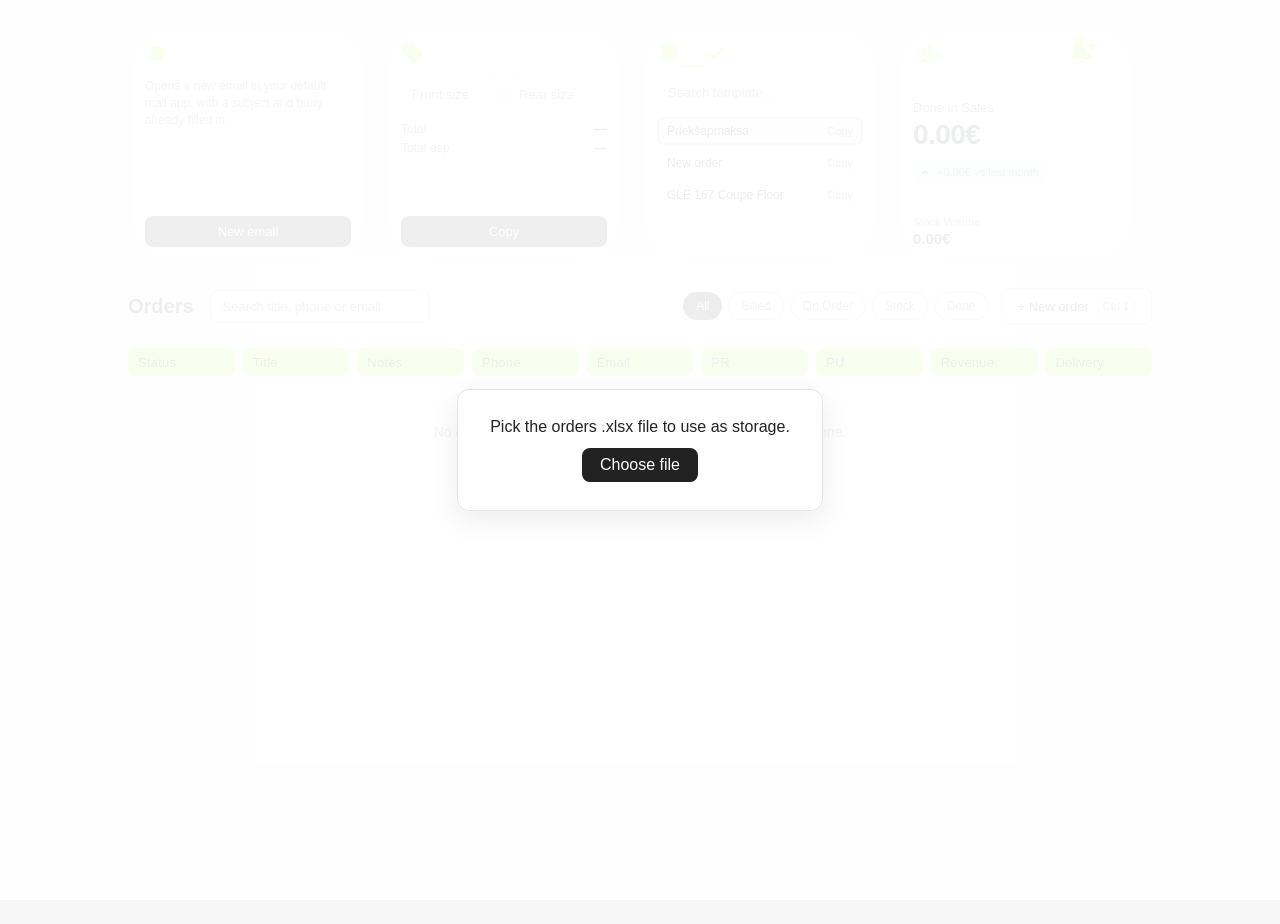
<file: index.html>
<!DOCTYPE html>
<html lang="en">

<head>
  <meta charset="UTF-8">
  <meta name="viewport" content="width=device-width, initial-scale=1.0">
  <title>Longest Dashboard Project Ever</title>
  <link rel="preconnect" href="https://fonts.googleapis.com">
  <link rel="preconnect" href="https://fonts.gstatic.com" crossorigin>
  <link rel="stylesheet"
    href="https://fonts.googleapis.com/css2?family=Material+Symbols+Rounded:opsz,wght,FILL,GRAD@20..48,100..700,0..1,-50..200" />
  <link rel="stylesheet" href="style.css">
  <link rel="stylesheet" href="cardstyle.css">
  <link rel="stylesheet" href="widgets.css">
  <link rel="stylesheet" href="notify.css">
  <link rel="stylesheet" href="mention.css">
  <link rel="stylesheet" href="note-links.css">
  <link rel="stylesheet" href="toast.css">
  <link rel="stylesheet" href="file-connect.css">
</head>

<body>

  <!-- REMINDERS / NOTIFICATIONS — fixed top-right, floats above everything -->
  <div class="notify-widget" id="notifyWidget">
    <div class="notify-stage" id="notifyStage">

      <button type="button" id="bellBtn" class="bell-btn" aria-label="Create reminder">
        <span class="material-symbols-rounded">notification_add</span>
      </button>

      <div id="reminderStack" class="reminder-stack"></div>

      <div id="moreLabel" class="more-label" hidden></div>

      <div id="expandHandle" class="expand-handle" hidden aria-label="Expand reminders">
        <div class="expand-handle-bar"></div>
      </div>

      <div id="expandedPanel" class="expanded-panel">
        <div id="expandedList" class="expanded-list"></div>
      </div>

    </div>
  </div>

  <!-- New reminder overlay -->
  <div id="reminderOverlay" class="overlay hidden">
    <div class="reminder-form-card">
      <button type="button" class="card-close" id="closeReminderForm" aria-label="Close">&times;</button>

      <div class="reminder-form-header">
        <span class="material-symbols-rounded reminder-form-icon">notification_add</span>
        <span class="reminder-form-title">New reminder</span>
      </div>

      <textarea id="reminderTextInput" class="reminder-text-input" placeholder="Reminder text" rows="2"></textarea>

      <div class="reminder-form-row">
        <input type="text" id="reminderDateInput" class="reminder-date-input" placeholder="dd.mm" inputmode="numeric"
          maxlength="5">
        <input type="text" id="reminderTimeInput" class="reminder-time-input" placeholder="HH:MM" inputmode="numeric"
          maxlength="5">
      </div>

      <button type="button" id="createReminderBtn" class="reminder-create-btn">create</button>
    </div>
  </div>

  <!-- WIDGETS: own section, sits above the orders topbar rather than inside it -->
  <div class="widgets-section">
    <div class="widgets-grid">

      <div class="widget email-widget">
        <div class="widget-header">
          <h2>
            <span class="material-symbols-rounded">
              label_important
            </span>
          </h2>
        </div>
        <p class="widget-hint">Opens a new email in your default mail app, with a subject and body already filled in.
        </p>
        <button type="button" class="widget-btn" id="compose-email-btn">New email</button>
      </div>

      <div class="widget tire-widget">
        <div class="widget-header">
          <h2><span class="material-symbols-rounded">
              sell
            </span></h2>
        </div>
        <div class="tire-inputs">
          <input type="number" id="tire-front" placeholder="Front size">
          <input type="number" id="tire-rear" placeholder="Rear size">
        </div>
        <div class="tire-totals">
          <h4><span>Total</span><span id="tire-total">&mdash;</span></h4>
          <h4><span>Total dep</span><span id="tire-total-dep">&mdash;</span></h4>
        </div>
        <button type="button" class="widget-btn" id="tire-copy-btn">Copy</button>
      </div>

      <div class="widget template-widget">
        <div class="widget-header">
          <h2><span class="material-symbols-rounded">
              bookmark_check
            </span></h2>
        </div>
        <input type="text" id="template-search" placeholder="Search template...">
        <div class="template-results" id="template-results"></div>
      </div>


      <!-- ADD FROM HERE -->
      <div class="widget revenue-widget">
        <span class="material-symbols-rounded revenue-icon">finance_mode</span>
        <p class="revenue-label">Done in Sales</p>
        <h2 class="this-month-revenue">…</h2>
        <div class="last-month-revenue is-up">
          <span class="material-symbols-rounded">arrow_drop_up</span>
          <span class="last-month-text">+0.00€ vs last month</span>
        </div>
        <div class="revenue-stock">
          <p class="revenue-label small">Stock Volume</p>
          <p class="stock-volume">0.00€</p>
        </div>
      </div>
      <!-- TO HERE -->

    </div>
  </div>

  <header class="topbar">
    <div class="topbar-left">
      <h1>Orders</h1>
      <input type="search" id="order-search" placeholder="Search title, phone or email">
    </div>
    <div class="topbar-right">
      <div id="status-filter" class="status-filter"></div>
      <button type="button" id="new-order-btn" class="new-order-btn">
        + New order <span class="kbd">Ctrl 1</span>
      </button>
    </div>
  </header>

  <!-- PROPERTIES TITLE -->
  <div class="properties">
    <label>Status</label>
    <label>Title</label>
    <label>Notes</label>
    <label>Phone</label>
    <label>Email</label>
    <label>PR</label>
    <label>PU</label>
    <label>Revenue</label>
    <label>Delivery</label>
  </div>

  <!-- Order rows are rendered here by ui-list.js -->
  <div id="orders-list"></div>

  <p id="orders-empty" class="orders-empty" hidden>
    No orders yet. Press <kbd>Ctrl</kbd>+<kbd>1</kbd> or click "New order" to create one.
  </p>

  <!-- OVERLAY ORDER CARD (toggled by ui-card.js) -->
  <div id="overlay" class="overlay hidden">
    <div class="ordercard-shell" id="card-shell">
      <div class="ordercard">
        <button type="button" class="card-close" id="card-close" aria-label="Close">&times;</button>

        <input type="text" class="title" id="card-title" placeholder="TITLE">
        <div class="card-status-row">
          <button type="button" class="status-pill" id="card-status"></button>
          <div class="status-row-right">
            <button type="button" class="copy-btn" id="card-copy">
              <span class="material-symbols-rounded copy-btn-icon" id="card-copy-icon">content_copy</span>
            </button>
            <span class="material-symbols-rounded note-counter" id="note-counter" hidden></span>
          </div>
        </div>

        <div class="note-wrap">
          <input type="text" class="note" id="card-note" placeholder="note...">
        </div>
        <input type="text" class="phone" id="card-phone" placeholder="phone...">
        <input type="email" class="email" id="card-email" placeholder="email...">
        <input type="text" class="Delivery" id="card-delivery" placeholder="dd.mm" inputmode="numeric" maxlength="5">

        <div class="divider"></div>

        <div class="bottom-row">
          <input type="number" class="PR" id="card-pr" placeholder="pr...">
          <input type="number" class="PU" id="card-pu" placeholder="pu..." disabled>
        </div>

        <div class="revenue-wrap">
          <span class="currency">&euro;</span>
          <input type="number" class="revenue" id="card-revenue" placeholder="0">
        </div>

        <div class="card-actions">
          <button type="button" class="delete-btn" id="card-delete">Delete order</button>
          <button type="button" class="save-btn" id="card-save">Save</button>
        </div>
      </div>

      <div class="ordercard-note" id="ordercard-note">
        <div class="ordercard-note-inner">
          <label class="ordercard-note-label">Notes</label>

          <textarea class="new-note-textarea" id="card-note-new" placeholder="Type a note, Enter to save... (Alt+N)"
            rows="3"></textarea>

          <div class="note-list" id="note-list"></div>
          <p class="note-list-empty" id="note-list-empty">No notes yet.</p>
        </div>
      </div>


    </div>
  </div>
  </div>

  <script type="module" src="app.js"></script>
  <script type="module" src="widgets.js"></script>
  <script type="module" src="notify.js"></script>
</body>

</html>
</file>
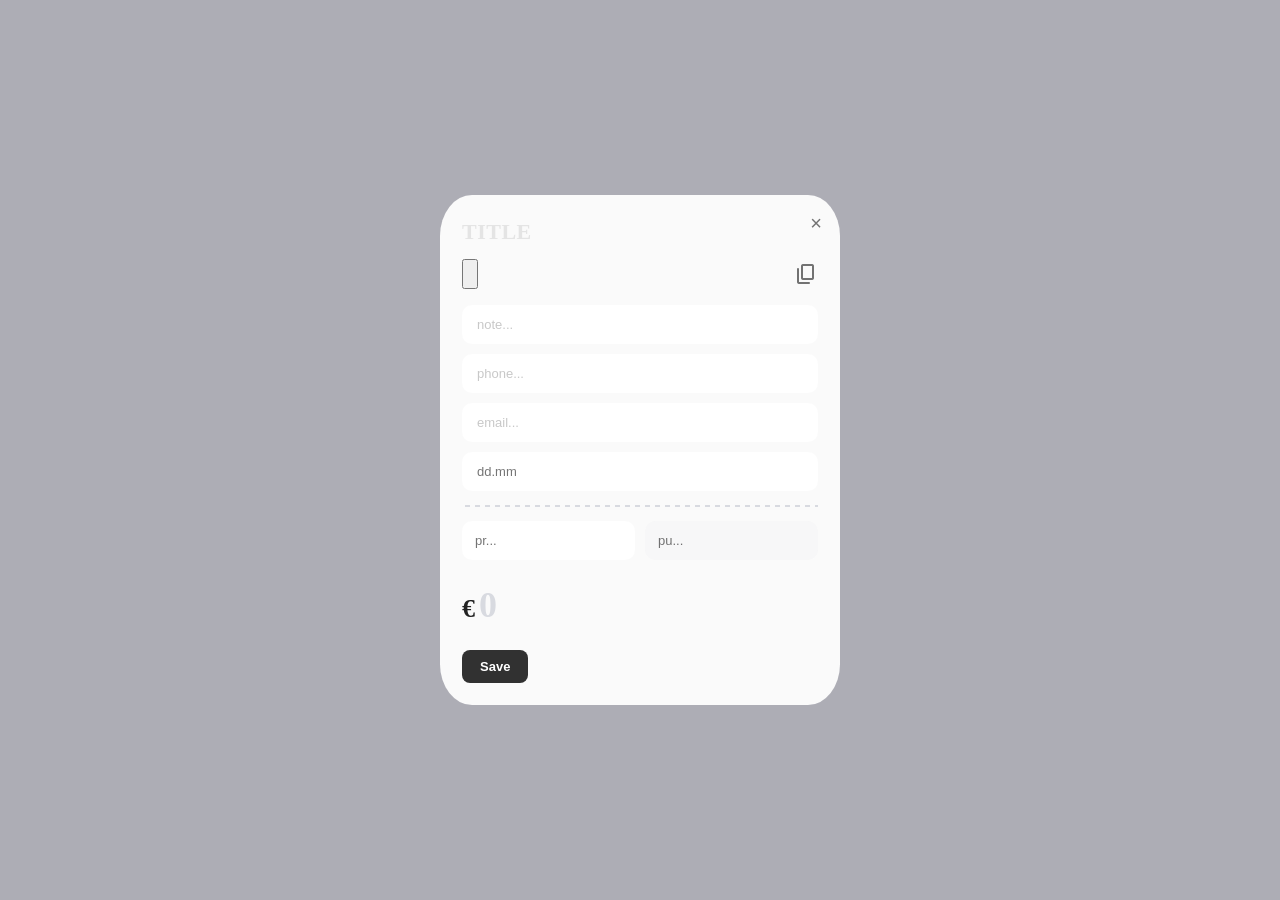
<file: card.html>
<!doctype html>
<html lang="en">

<head>
    <meta charset="UTF-8" />
    <meta name="viewport" content="width=device-width, initial-scale=1.0" />
    <title>card design</title>
    <link rel="stylesheet"
        href="https://fonts.googleapis.com/css2?family=Material+Symbols+Rounded:opsz,wght,FILL,GRAD@20..48,100..700,0..1,-50..200" />
    <link rel="stylesheet" href="cardstyle.css" />
</head>

<body>
    <div class="overlay" id="overlay">
        <div class="ordercard-shell" id="card-shell">
            <div class="ordercard">
                <button class="card-close" id="card-close">&times;</button>

                <input type="text" id="card-title" class="title" placeholder="TITLE" />
                <div class="card-status-row">
                    <button type="button" class="status-pill" id="card-status"></button>
                    <div class="status-row-right">
                        <button type="button" class="copy-btn" id="card-copy title">
                            <span class="material-symbols-rounded copy-btn-icon" id="card-copy-icon">content_copy</span>
                        </button>
                        <span class="material-symbols-rounded note-counter" id="note-counter" hidden></span>
                    </div>
                </div>

                <div class="note-wrap">
                    <input type="text" id="card-note" class="note" placeholder="note..." />
                </div>

                <input type="text" id="card-phone" class="phone" placeholder="phone..." />
                <input type="email" id="card-email" class="email" placeholder="email..." />
                <input type="text" id="card-delivery" class="Delivery" placeholder="dd.mm" />

                <div class="divider"></div>

                <div class="bottom-row">
                    <input type="number" id="card-pr" class="PR" placeholder="pr..." />
                    <input type="number" id="card-pu" class="PU" placeholder="pu..." disabled />
                </div>

                <div class="revenue-wrap">
                    <span class="currency">€</span>
                    <input type="number" id="card-revenue" class="revenue" placeholder="0" />
                </div>

                <div class="card-actions">
                    <button type="button" id="card-delete" class="delete-btn" hidden>
                        Delete
                    </button>
                    <button type="button" id="card-save" class="save-btn">Save</button>
                </div>
            </div>

            <div class="ordercard-note" id="ordercard-note">
                <div class="ordercard-note-inner">
                    <label class="ordercard-note-label">Notes</label>
                    <textarea class="ordercard-note-textarea" id="card-note-expanded"
                        placeholder="Alt+← to close"></textarea>
                </div>
            </div>
        </div>
    </div>

    <script>
        // prototype-only wiring, just to preview the expand/collapse animation
        // in isolation. Delete this block once you're driving the card from
        // the real ui-card.js.
        const shell = document.getElementById("card-shell");
        document.addEventListener("keydown", (e) => {
            if (e.altKey && e.key === "ArrowRight") {
                e.preventDefault();
                shell.classList.add("expanded");
                document.getElementById("card-note-expanded").focus();
            }
            if (e.altKey && e.key === "ArrowLeft") {
                e.preventDefault();
                shell.classList.remove("expanded");
            }
        });
    </script>
</body>

</html>
</file>
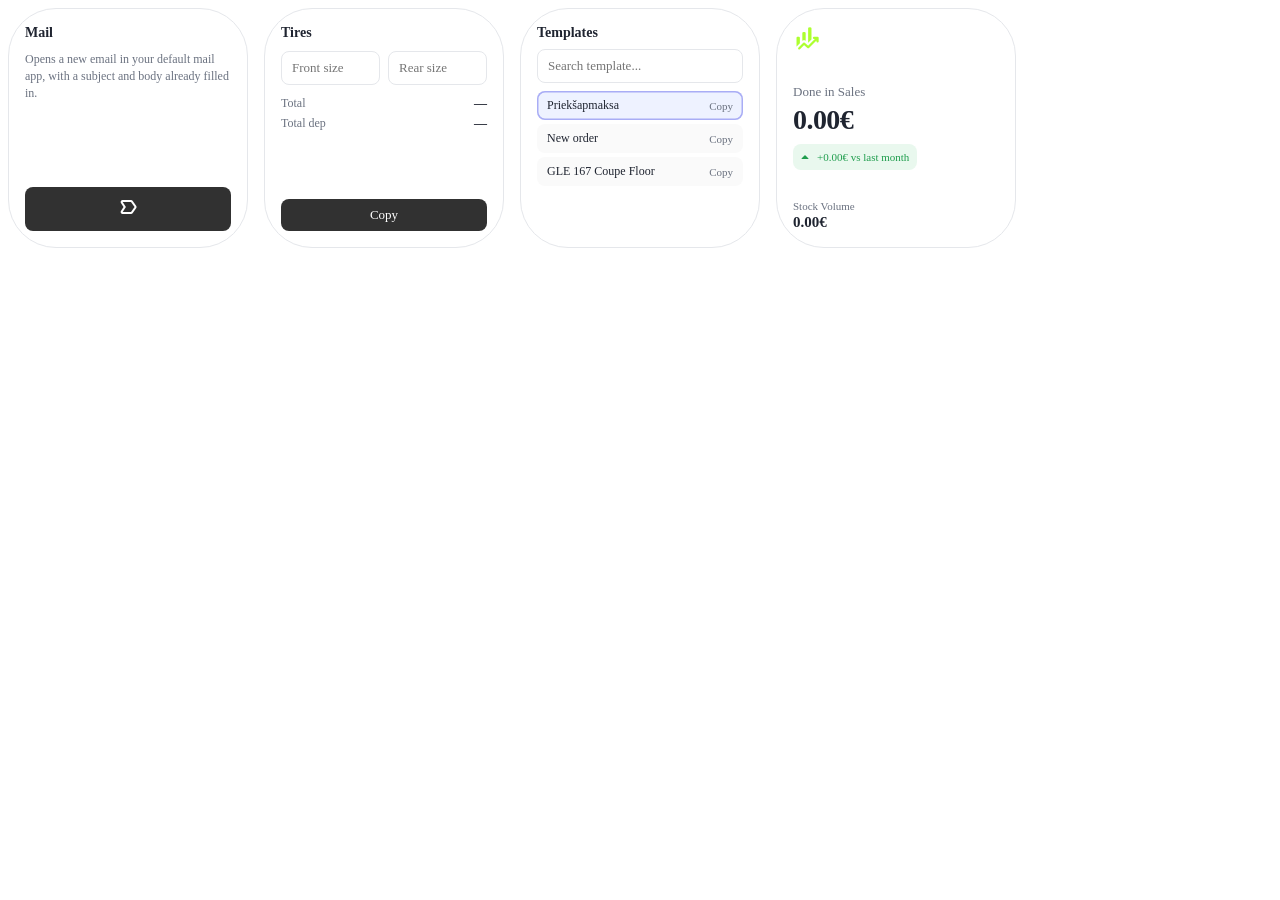
<file: widgets.html>
<!doctype html>
<html lang="en">
  <head>
    <meta charset="UTF-8" />
    <meta name="viewport" content="width=device-width, initial-scale=1.0" />
    <link rel="stylesheet" href="widgets.css" />
    <link
      rel="stylesheet"
      href="https://fonts.googleapis.com/css2?family=Material+Symbols+Rounded:opsz,wght,FILL,GRAD@20..48,100..700,0..1,-50..200"
    />
    <title>Widgets</title>
  </head>

  <body>
    <div class="widgets-grid">
      <div class="widget email-widget">
        <div class="widget-header">
          <h2>Mail</h2>
        </div>
        <p class="widget-hint">
          Opens a new email in your default mail app, with a subject and body
          already filled in.
        </p>
        <button type="button" class="widget-btn" id="compose-email-btn">
          <span class="material-symbols-rounded">
            label_important
          </span>
        </button>
      </div>

      <div class="widget tire-widget">
        <div class="widget-header">
          <h2>Tires</h2>
        </div>
        <div class="tire-inputs">
          <input type="number" id="tire-front" placeholder="Front size" />
          <input type="number" id="tire-rear" placeholder="Rear size" />
        </div>
        <div class="tire-totals">
          <h4><span>Total</span><span id="tire-total">&mdash;</span></h4>
          <h4>
            <span>Total dep</span><span id="tire-total-dep">&mdash;</span>
          </h4>
        </div>
        <button type="button" class="widget-btn" id="tire-copy-btn">
          Copy
        </button>
      </div>

      <div class="widget template-widget">
        <div class="widget-header">
          <h2>Templates</h2>
        </div>
        <input
          type="text"
          id="template-search"
          placeholder="Search template..."
        />
        <div class="template-results" id="template-results"></div>
      </div>

      <div class="widget revenue-widget">
        <span class="material-symbols-rounded revenue-icon">finance_mode</span>
        <p class="revenue-label">Done in Sales</p>
        <h2 class="this-month-revenue">...</h2>
        <div class="last-month-revenue is-up">
          <span class="material-symbols-rounded">arrow_drop_up</span>
          <span class="last-month-text">+0.00€ vs last month</span>
        </div>
        <div class="revenue-stock">
          <p class="revenue-label small">Stock Volume</p>
          <p class="stock-volume">0.00€</p>
        </div>
      </div>
    </div>

    <script type="module" src="widgets.js"></script>

    


  </body>
</html>
</file>
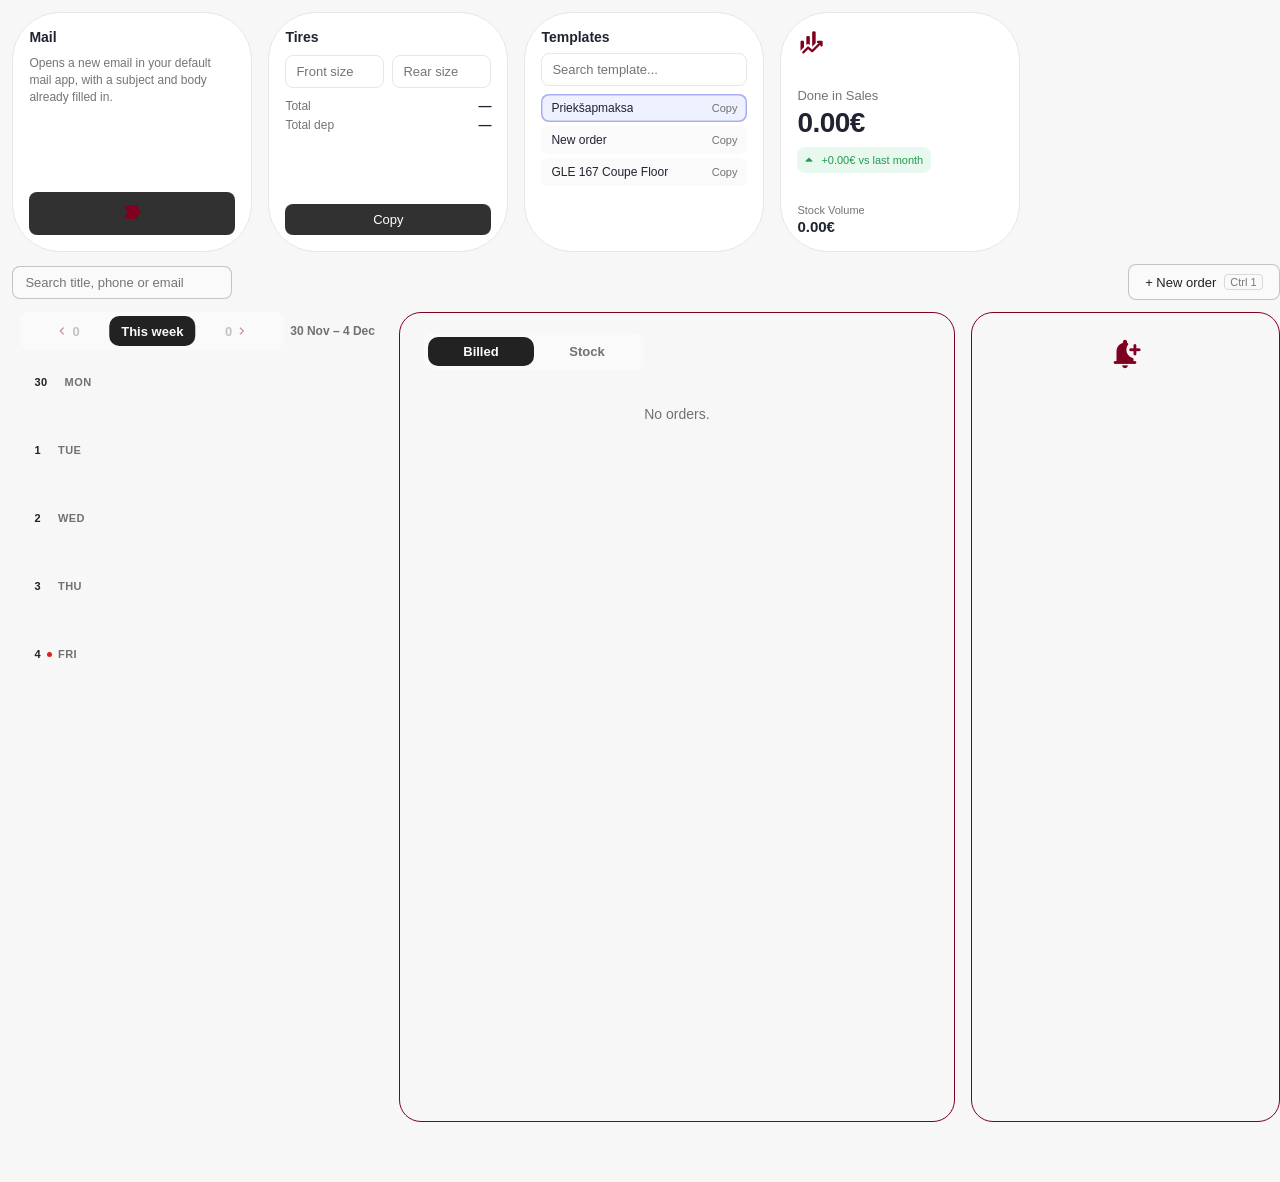
<file: layout/layout.html>
<!DOCTYPE html>
<html lang="en">

<head>
    <meta charset="UTF-8">
    <meta name="viewport" content="width=device-width, initial-scale=1.0">
    <title>Layout design</title>
    <link rel="preconnect" href="https://fonts.googleapis.com">
    <link rel="preconnect" href="https://fonts.gstatic.com" crossorigin>
    <link rel="stylesheet"
        href="https://fonts.googleapis.com/css2?family=Material+Symbols+Rounded:opsz,wght,FILL,GRAD@20..48,100..700,0..1,-50..200" />
    <!-- same files, same order as index.html -->
    <link rel="stylesheet" href="../style.css">
    <link rel="stylesheet" href="../cardstyle.css">
    <link rel="stylesheet" href="../widgets.css">
    <link rel="stylesheet" href="../notify.css">
    <link rel="stylesheet" href="../mention.css">
    <link rel="stylesheet" href="../note-links.css">
    <link rel="stylesheet" href="../toast.css">
    <link rel="stylesheet" href="layout.css">
    <link rel="stylesheet" href="calendar.css">
</head>

<body>

    <!-- WIDGETS (same markup as widgets.html) -->
    <div class="widgets">
        <div class="widgets-grid">
            <div class="widget email-widget">
                <div class="widget-header">
                    <h2>Mail</h2>
                </div>
                <p class="widget-hint">
                    Opens a new email in your default mail app, with a subject and body
                    already filled in.
                </p>
                <button type="button" class="widget-btn" id="compose-email-btn">
                    <span class="material-symbols-rounded">
                        label_important
                    </span>
                </button>
            </div>

            <div class="widget tire-widget">
                <div class="widget-header">
                    <h2>Tires</h2>
                </div>
                <div class="tire-inputs">
                    <input type="number" id="tire-front" placeholder="Front size" />
                    <input type="number" id="tire-rear" placeholder="Rear size" />
                </div>
                <div class="tire-totals">
                    <h4><span>Total</span><span id="tire-total">&mdash;</span></h4>
                    <h4>
                        <span>Total dep</span><span id="tire-total-dep">&mdash;</span>
                    </h4>
                </div>
                <button type="button" class="widget-btn" id="tire-copy-btn">
                    Copy
                </button>
            </div>

            <div class="widget template-widget">
                <div class="widget-header">
                    <h2>Templates</h2>
                </div>
                <input type="text" id="template-search" placeholder="Search template..." />
                <div class="template-results" id="template-results"></div>
            </div>

            <div class="widget revenue-widget">
                <span class="material-symbols-rounded revenue-icon">finance_mode</span>
                <p class="revenue-label">Done in Sales</p>
                <h2 class="this-month-revenue">...</h2>
                <div class="last-month-revenue is-up">
                    <span class="material-symbols-rounded">arrow_drop_up</span>
                    <span class="last-month-text">+0.00€ vs last month</span>
                </div>
                <div class="revenue-stock">
                    <p class="revenue-label small">Stock Volume</p>
                    <p class="stock-volume">0.00€</p>
                </div>
            </div>
        </div>
    </div>

    <!-- SEARCH BAR (same as .topbar in index.html) -->
    <header class="search-bar">
        <div class="topbar-left">
            <input type="search" id="order-search" placeholder="Search title, phone or email">
        </div>
        <div class="topbar-right">
            <button type="button" id="new-order-btn" class="new-order-btn">
                + New order <span class="kbd">Ctrl 1</span>
            </button>
        </div>
    </header>

    <div class="layout-box">

        <!-- ON ORDER · Mon–Fri · filled by calendar.js -->
        <div class="calendar-box">
            <div class="cal-nav">
                <div class="seg-toggle" role="group" aria-label="Week">
                    <span class="seg-toggle-thumb"></span>
                    <button type="button" class="seg-toggle-btn" data-nav="prev">
                        <span class="material-symbols-rounded">chevron_left</span><span class="cal-nav-count">0</span>
                    </button>
                    <button type="button" class="seg-toggle-btn is-active" data-nav="today">This week</button>
                    <button type="button" class="seg-toggle-btn" data-nav="next">
                        <span class="cal-nav-count">0</span><span class="material-symbols-rounded">chevron_right</span>
                    </button>
                </div>
                <span class="cal-nav-range"></span>
            </div>
            <section class="cal-day monday">
                <header class="cal-day-head"><span class="cal-day-num"></span><span class="cal-day-sep"></span><span
                        class="cal-day-name">MON</span></header>
                <div class="cal-list"></div>
            </section>
            <section class="cal-day tuesday">
                <header class="cal-day-head"><span class="cal-day-num"></span><span class="cal-day-sep"></span><span
                        class="cal-day-name">TUE</span></header>
                <div class="cal-list"></div>
            </section>
            <section class="cal-day wednesday">
                <header class="cal-day-head"><span class="cal-day-num"></span><span class="cal-day-sep"></span><span
                        class="cal-day-name">WED</span></header>
                <div class="cal-list"></div>
            </section>
            <section class="cal-day thursday">
                <header class="cal-day-head"><span class="cal-day-num"></span><span class="cal-day-sep"></span><span
                        class="cal-day-name">THU</span></header>
                <div class="cal-list"></div>
            </section>
            <section class="cal-day friday">
                <header class="cal-day-head"><span class="cal-day-num"></span><span class="cal-day-sep"></span><span
                        class="cal-day-name">FRI</span></header>
                <div class="cal-list"></div>
            </section>
        </div>

        <!-- BILLED / STOCK · filled by orderbox.js -->
        <div class="order-box">
            <div class="seg-toggle" role="group" aria-label="Order status">
                <span class="seg-toggle-thumb"></span>
                <button type="button" class="seg-toggle-btn is-active" data-status="billed">Billed</button>
                <button type="button" class="seg-toggle-btn" data-status="stock">Stock</button>
            </div>
            <div class="order-list"></div>
            <p class="orders-empty" hidden>No orders.</p>
        </div>

        <!-- REMINDERS · filled by reminders.js -->
        <div class="reminder-box">
            <button type="button" id="bellBtn" class="bell-btn" aria-label="Create reminder">
                <span class="material-symbols-rounded">notification_add</span>
            </button>
            <div id="reminderList" class="expanded-list"></div>
        </div>

    </div>

    <!-- New reminder overlay -->
    <div id="reminderOverlay" class="overlay hidden">
        <div class="reminder-form-card">
            <button type="button" class="card-close" id="closeReminderForm" aria-label="Close">&times;</button>

            <div class="reminder-form-header">
                <span class="material-symbols-rounded reminder-form-icon">notification_add</span>
                <span class="reminder-form-title">New reminder</span>
            </div>

            <textarea id="reminderTextInput" class="reminder-text-input" placeholder="Reminder text"
                rows="2"></textarea>

            <div class="reminder-form-row">
                <input type="text" id="reminderDateInput" class="reminder-date-input" placeholder="dd.mm"
                    inputmode="numeric" maxlength="5">
                <input type="text" id="reminderTimeInput" class="reminder-time-input" placeholder="HH:MM"
                    inputmode="numeric" maxlength="5">
            </div>

            <button type="button" id="createReminderBtn" class="reminder-create-btn">create</button>
        </div>
    </div>

    <!-- OVERLAY ORDER CARD (toggled by ui-card.js) -->
    <div id="overlay" class="overlay hidden">
        <div class="ordercard-shell" id="card-shell">
            <div class="ordercard">
                <button type="button" class="card-close" id="card-close" aria-label="Close">&times;</button>

                <input type="text" class="title" id="card-title" placeholder="TITLE">
                <div class="card-status-row">
                    <button type="button" class="status-pill" id="card-status"></button>
                    <div class="status-row-right">
                        <button type="button" class="copy-btn" id="card-copy">
                            <span class="material-symbols-rounded copy-btn-icon" id="card-copy-icon">content_copy</span>
                        </button>
                        <span class="material-symbols-rounded note-counter" id="note-counter" hidden></span>
                    </div>
                </div>

                <div class="note-wrap">
                    <input type="text" class="note" id="card-note" placeholder="note...">
                </div>
                <input type="text" class="phone" id="card-phone" placeholder="phone...">
                <input type="email" class="email" id="card-email" placeholder="email...">
                <input type="text" class="Delivery" id="card-delivery" placeholder="dd.mm" inputmode="numeric"
                    maxlength="5">

                <div class="divider"></div>

                <div class="bottom-row">
                    <input type="number" class="PR" id="card-pr" placeholder="pr...">
                    <input type="number" class="PU" id="card-pu" placeholder="pu..." disabled>
                </div>

                <div class="revenue-wrap">
                    <span class="currency">&euro;</span>
                    <input type="number" class="revenue" id="card-revenue" placeholder="0">
                </div>

                <div class="card-actions">
                    <button type="button" class="delete-btn" id="card-delete">Delete order</button>
                    <button type="button" class="save-btn" id="card-save">Save</button>
                </div>
            </div>

            <div class="ordercard-note" id="ordercard-note">
                <div class="ordercard-note-inner">
                    <label class="ordercard-note-label">Notes</label>

                    <textarea class="new-note-textarea" id="card-note-new"
                        placeholder="Type a note, Enter to save... (Alt+N)" rows="3"></textarea>

                    <div class="note-list" id="note-list"></div>
                    <p class="note-list-empty" id="note-list-empty">No notes yet.</p>
                </div>
            </div>


        </div>
    </div>

    <script type="module" src="../widgets.js"></script>
    <script type="module" src="layout.js"></script>
</body>

</html>
</file>
<file: style.css>
:root {
    /*     --ink: #1f2430;
    --muted: #6b7280;
    --border: #e3e5ea;
    --surface: #ffffff; */
    --main-background: #f7f7f8;
    --white: #FAFAFA;
    --black: #222222;
    --negative: #22222240;
    --brand-color: greenyellow;
    --muted: #222222a0;
    --selected: #2222220d;
    --red: #d92121;
}

body {
    margin: 0;
    padding: 0 0 60px;
    min-height: 100vh;
    background-color: var(--main-background);
    /*     background-image: radial-gradient(circle, #d3d3d3 1px, transparent 1px);
    background-size: 20px 20px; */
    font-family: -apple-system, BlinkMacSystemFont, "Segoe UI", Roboto, sans-serif;
    color: var(--black);
}

/* ---------- Topbar ---------- */
.topbar {
    display: flex;
    align-items: center;
    justify-content: space-between;
    max-width: 80%;
    margin: 24px auto 0;
    gap: 16px;
    flex-wrap: wrap;
}

.topbar-left {
    display: flex;
    align-items: center;
    gap: 16px;
}

.topbar-left h1 {
    font-size: 20px;
    margin: 0;
    font-weight: 700;
}

#order-search {
    border: 1px solid var(--negative);
    border-radius: 8px;
    padding: 8px 12px;
    font-size: 13px;
    outline: none;
    min-width: 220px;
    background-color: var(--white);
    font-family: inherit;
}

#order-search:focus {
    border-color: var(--brand-color);
}

.topbar-right {
    display: flex;
    align-items: center;
    gap: 12px;
}

.status-filter {
    display: flex;
    gap: 6px;
}

.filter-chip {
    border: 1px solid var(--negative);
    background-color: var(--white);
    border-radius: 999px;
    padding: 6px 12px;
    font-size: 12px;
    font-weight: 500;
    color: var(--muted);
    cursor: pointer;
}

.filter-chip.is-active {
    background-color: var(--black);
    border-color: var(--negative);
    color: var(--white);
}

.new-order-btn {
    display: flex;
    align-items: center;
    gap: 8px;
    border: 1px solid var(--negative);
    background-color: var(--white);
    color: var(--black);
    border-radius: 8px;
    padding: 9px 16px;
    font-size: 13px;
    font-weight: 500;
    cursor: pointer;
}

.new-order-btn:hover {
    background-color: var(--black);
    color: var(--white);
}

.new-order-btn .kbd {
    font-size: 11px;
    opacity: 0.6;
    border: 1px solid var(--negative);
    border-radius: 4px;
    padding: 1px 5px;
}

/* ---------- Properties header row ---------- */
.properties {
    display: flex;
    margin: 16px auto 8px;
    max-width: 80%;
    gap: 8px;
    position: sticky;
    top: 0;
    z-index: 10;
    padding: 8px 0;
}

.properties label {
    /*     background-color: #fafafa; */
    background-color: var(--brand-color);
    color: var(--black);
    font-weight: 500;
    border-radius: 8px;
    height: 28px;
    display: flex;
    align-items: center;
    justify-content: start;
    font-size: 13px;
    letter-spacing: 0.2px;
    box-sizing: border-box;
    padding: 0 10px;
}

.properties>* {
    flex: 1 1 0;
    min-width: 0;
}

/* ---------- Order rows ---------- */
#orders-list {
    max-width: 80%;
    margin: 0 auto;
}

.orderbox {
    position: relative;
    display: flex;
    margin: 8px auto;
    gap: 8px;
    background-color: var(--main-background);
    border-radius: 12px;
    /*     height: 60px; */
    cursor: pointer;
    border: 2px solid transparent;
    box-sizing: border-box;
}

.orderbox:hover {

    border-color: var(--brand-color);
}

.orderbox>* {
    flex: 1 1 0;
    min-width: 0;
}

.orderbox.is-selected {
    background-color: var(--white);
    border-color: var(--brand-color);
    transform: translateY(-3px);
}

.orderbox .title,
.orderbox .note,
.orderbox .phone,
.orderbox .email,
.orderbox .PR,
.orderbox .PU,
.orderbox .revenue,
.orderbox .Delivery {
    display: flex;
    align-items: center;
    padding: 0 12px;
    font-size: 14px;
    color: var(--black);
    white-space: nowrap;
    overflow: hidden;
    text-overflow: ellipsis;
    border-radius: 8px;
}

.orderbox .PU {
    color: var(--muted);
}

.orderbox .revenue {
    font-weight: 600;
}

/* delete button that appears on row hover, top-right corner */
.row-delete {
    position: absolute;
    top: -8px;
    right: -8px;
    width: 22px;
    height: 22px;
    border-radius: 50%;
    border: 1px solid var(--negative);
    background-color: var(--white);
    color: var(--muted);
    font-size: 14px;
    line-height: 1;
    cursor: pointer;
    display: none;
    align-items: center;
    justify-content: center;
    flex: none;
    padding: 0;
}

.orderbox:hover .row-delete {
    display: flex;
}

.row-delete:hover {
    background-color: var(--red);
    color: var(--white)
}

.orders-empty {
    max-width: 80%;
    margin: 40px auto;
    text-align: center;
    color: var(--muted);
    font-size: 14px;
}

.orders-empty kbd {
    border: 1px solid var(--border);
    border-radius: 4px;
    padding: 1px 6px;
    font-family: inherit;
    background-color: var(--surface);
}

/* ---------- Status pill: shared by list rows, the card, and the popover ---------- */
.status-pill {
    --pill-color: #2563EB;
    --pill-bg: #E8F0FE;
    display: flex;
    flex: 0 0 auto;
    width: 95px;
    align-items: center;
    gap: 8px;
    justify-content: flex-start;
    border: none;
    background-color: var(--pill-bg);
    color: var(--pill-color);
    font-size: 13px;
    font-weight: 600;
    padding: 2px 0 2px 12px;

    margin-top: 12px;
    margin-bottom: 12px;
    margin-left: 4px;

    cursor: pointer;
    border-radius: 8px;
    font-family: inherit;
}

.status-pill .dot {
    width: 7px;
    height: 7px;
    border-radius: 50%;
    background-color: currentColor;
    flex-shrink: 0;
}

/* ---------- Status popover ---------- */
.status-popover {
    position: absolute;
    z-index: 300;
    background-color: var(--surface);
    border: 1px solid var(--border);
    border-radius: 10px;
    box-shadow: 0 8px 24px rgba(20, 20, 43, 0.12);
    padding: 6px;
    display: flex;
    flex-direction: column;
    gap: 2px;
    min-width: 140px;
}

.status-popover-option {
    --pill-color: #2563EB;
    --pill-bg: #E8F0FE;
    display: flex;
    align-items: center;
    gap: 8px;
    border: none;
    background: transparent;
    border-radius: 6px;
    padding: 7px 8px;
    font-size: 13px;
    font-weight: 500;
    color: var(--black);
    cursor: pointer;
    text-align: left;
    font-family: inherit;
}

.status-popover-option .dot {
    width: 7px;
    height: 7px;
    border-radius: 50%;
    background-color: var(--pill-color);
    flex-shrink: 0;
}

.status-popover-option:hover {
    background-color: var(--selected);
}

.status-popover-option.is-active {
    background-color: #2222220d;
    color: var(--pill-color);
}

.status-popover-option.is-highlighted {
    box-shadow: inset 0 0 0 1.5px #a9adf5;
}

/* ---------- Search match highlight (Ctrl+P), styled like native find-in-page ---------- */
.search-highlight {
    background-color: #ffb300;
    color: var(--black);
    border-radius: 2px;
    padding: 0 1px;
}

/* ---------- Cursor-following tooltip ----------
   ui-card.js and ui-list.js each add the "tooltip-target" class and set
   data-tooltip on the element they want a tooltip for, then keep
   --tooltip-x/--tooltip-y updated on mousemove. This rule is what actually
   draws it — without it, the class/attribute alone render nothing. */
.tooltip-target[data-tooltip]:not([data-tooltip=""]):hover::after {
    content: attr(data-tooltip);
    position: fixed;
    top: var(--tooltip-y, 0px);
    left: var(--tooltip-x, 0px);
    transform: translate(14px, 18px);
    max-width: 260px;
    background-color: var(--black);
    color: var(--white);
    font-size: 12px;
    line-height: 1.4;
    padding: 8px 10px;
    border-radius: 8px;
    white-space: normal;
    word-wrap: break-word;
    box-shadow: 0 10px 24px rgba(20, 20, 43, 0.25);
    z-index: 300;
    pointer-events: none;
}

/* remove number input spinner arrows everywhere */
input[type="number"]::-webkit-outer-spin-button,
input[type="number"]::-webkit-inner-spin-button {
    -webkit-appearance: none;
    margin: 0;
}

input[type="number"] {
    appearance: textfield;
}


.material-symbols-rounded {
    font-variation-settings:
        'FILL' 1,
        'wght' 400,
        'GRAD' 0,
        'opsz' 24
}

.material-symbols-rounded {
    color: var(--brand-color);
}
</file>
<file: cardstyle.css>
:root {

    --main-background: #f7f7f8;
    --white: #FAFAFA;
    --black: #222222;
    --negative: #22222240;
    --brand-color: greenyellow;
    --muted: #222222a0;
    --selected: #2222220d;
    --red: #d92121;
}

* {
    box-sizing: border-box;
}

.overlay {
    position: fixed;
    inset: 0;
    background-color: rgba(20, 20, 43, 0.35);
    display: flex;
    align-items: center;
    justify-content: center;
    z-index: 200;
}

.overlay.hidden {
    display: none;
}

.ordercard {
    position: relative;
    width: 400px;
    background-color: var(--white);
    /* border-radius: 18px; */

    corner-shape: squircle;
    border-radius: 8%;

    padding: 24px 22px 22px;
    /* box-shadow: 0 20px 60px rgba(20, 20, 43, 0.2); */
    display: flex;
    flex-direction: column;
    font-family: -apple-system, BlinkMacSystemFont, "Segoe UI", Roboto, sans-serif;
}

.card-close {
    position: absolute;
    top: 14px;
    right: 14px;
    border: none;
    background: transparent;
    font-size: 20px;
    line-height: 1;
    color: var(--muted);
    cursor: pointer;
    padding: 4px;
}

.card-close:hover {
    color: var(--black);
}

/* TITLE */
.ordercard .title {
    border: none;
    outline: none;
    background: transparent;
    font-family: Georgia, "Times New Roman", serif;
    font-weight: 700;
    font-size: 22px;
    letter-spacing: 0.5px;
    color: var(--black);
    padding: 0;
    padding-right: 26px;
    margin-bottom: 14px;
    width: 100%;
}

.ordercard .title::placeholder {
    color: var(--negative);
    opacity: 0.4;
}

.ordercard .title.field-error {
    animation: shake 0.4s;
}

.ordercard .title.field-error::placeholder {
    color: #dc2626;
    opacity: 1;
}

@keyframes shake {
    25% {
        transform: translateX(-4px);
    }

    75% {
        transform: translateX(4px);
    }
}

/* was margin-bottom: 16px; on .ordercard .status-pill — moved to the row */
.ordercard .status-pill {
    align-self: flex-start;
    height: 30px;
}

.card-status-row {
    display: flex;
    align-items: center;
    justify-content: space-between;
    margin-bottom: 16px;
}

/* Text inputs: note / phone / email / delivery */
.ordercard .note,
.ordercard .phone,
.ordercard .email,
.ordercard .Delivery {
    width: 100%;
    border: 1px solid transparent;
    border-radius: 10px;
    padding: 11px 14px;
    font-size: 13px;
    color: var(--black);
    margin-bottom: 10px;
    outline: none;
    font-family: inherit;
}

/* Note truncates with an ellipsis; the custom tooltip below (driven by
   note-wrap's data-tooltip attribute) shows the full text on hover. */
.ordercard .note {
    white-space: nowrap;
    overflow: hidden;
    text-overflow: ellipsis;
    margin-bottom: 0;
}

/* Custom tooltip for the note field. Wraps the input so ::after has
   somewhere to render — pseudo-elements don't attach to <input> itself.
   Position follows the cursor via --tooltip-x/--tooltip-y, which
   js/ui-card.js updates on mousemove. */
.note-wrap {
    position: relative;
    width: 100%;
    margin-bottom: 10px;
}

.note-wrap[data-tooltip]:not([data-tooltip=""]):hover::after {
    content: attr(data-tooltip);
    position: fixed;
    top: var(--tooltip-y, 0px);
    left: var(--tooltip-x, 0px);
    transform: translate(14px, 18px);
    max-width: 260px;
    background-color: var(--black);
    color: var(--white);
    font-size: 12px;
    line-height: 1.4;
    padding: 8px 10px;
    border-radius: 8px;
    white-space: normal;
    word-wrap: break-word;
    box-shadow: 0 10px 24px rgba(20, 20, 43, 0.25);
    z-index: 300;
    pointer-events: none;
}

.ordercard .note::placeholder,
.ordercard .phone::placeholder,
.ordercard .email::placeholder {
    color: var(--negative);
}

.ordercard .note:focus,
.ordercard .phone:focus,
.ordercard .email:focus,
.ordercard .Delivery:focus,
.ordercard .PR:focus {
    border-color: var(--brand-color);
}

/* Dashed divider */
.divider {
    height: 2px;
    margin: 4px 0 14px;
    background-image: linear-gradient(to right, #d8dae0 50%, transparent 0%);
    background-position: center;
    background-size: 10px 2px;
    background-repeat: repeat-x;
}

/* Bottom row: PR + PU */
.bottom-row {
    display: flex;
    gap: 10px;
    margin-bottom: 14px;
}

.ordercard .PR,
.ordercard .PU {
    flex: 1;
    min-width: 0;
    border: 1px solid transparent;
    border-radius: 10px;
    padding: 11px 12px;
    font-size: 13px;
    color: var(--black);
    outline: none;
}

/* PU is computed (PR - 1) and disabled, so it reads as a quiet, non-editable field */
.ordercard .PU {
    background-color: var(--main-background);
    color: var(--negative);
    cursor: not-allowed;
}

.ordercard .PR::placeholder,
.ordercard .PU::placeholder {
    color: var(--muted);
}

/* Big revenue display, styled like an oversized title so the price reads first */
.revenue-wrap {
    display: flex;
    align-items: baseline;
    gap: 4px;
    padding-top: 4px;
}

.revenue-wrap .currency {
    font-family: Georgia, "Times New Roman", serif;
    font-size: 26px;
    font-weight: 700;
    color: var(--black);
}

.ordercard .revenue {
    border: none;
    outline: none;
    background: transparent;
    font-family: Georgia, "Times New Roman", serif;
    font-weight: 700;
    font-size: 36px;
    color: var(--black);
    padding: 6px 0;
    width: 100%;
}

.ordercard .revenue::placeholder {
    color: #d8dae0;
}

/* Actions */
.card-actions {
    display: flex;
    align-items: center;
    justify-content: space-between;
    margin-top: 18px;
}

.delete-btn {
    border: none;
    background: transparent;
    color: var(--red);
    font-size: 12px;
    font-weight: 500;
    cursor: pointer;
    padding: 6px 4px;
    font-family: inherit;
}

.delete-btn:hover {
    text-decoration: underline;
}

.save-btn {
    border: none;
    background-color: rgb(49, 49, 49);
    color: #ffffff;
    border-radius: 8px;
    padding: 9px 18px;
    font-size: 13px;
    font-weight: 600;
    cursor: pointer;
    font-family: inherit;
}

.save-btn:hover {
    background-color: #111111;
}

/* hide number input spinners */
.ordercard input[type="number"]::-webkit-outer-spin-button,
.ordercard input[type="number"]::-webkit-inner-spin-button {
    -webkit-appearance: none;
    margin: 0;
}

.ordercard input[type="number"] {
    appearance: textfield;
}

/* for the note section */

/* --- Expanding note panel --- */

.ordercard-shell {
    position: relative;
    display: flex;
    align-items: stretch;
}

.ordercard {
    transition: border-radius 0.28s ease;
    z-index: 1;
    /* keep left card's shadow above the note panel's edge */
}

.ordercard-shell.expanded .ordercard {
    border-radius: 18px 0 0 18px;
}

.ordercard-note {
    width: 0;
    overflow: hidden;
    background-color: #ffffff;
    border-radius: 0 18px 18px 0;

    box-shadow: 0 20px 60px rgba(20, 20, 43, 0.2);
    transition: width 0.28s ease;
}

.ordercard-shell.expanded .ordercard-note {
    width: 300px;
}

/* Inner wrap has a fixed width so content doesn't reflow/wrap-squeeze
   while the panel's width is animating — it just gets revealed. */
.ordercard-note-inner {
    width: 300px;
    height: 100%;
    padding: 24px 20px;
    display: flex;
    flex-direction: column;
}

.ordercard-note-label {
    font-size: 11px;
    font-weight: 600;
    letter-spacing: 0.4px;
    text-transform: uppercase;
    color: #8b8d94;
    margin-bottom: 10px;
}

.ordercard-note-textarea {
    flex: 1;
    resize: none;
    border: 1px solid #e3e5ea;
    border-radius: 10px;
    padding: 12px 14px;
    font-size: 13px;
    line-height: 1.5;
    font-family: inherit;
    color: #333;
    outline: none;
}

.ordercard-note-textarea:focus {
    border-color: #a9adf5;
}

.ordercard-note-textarea::placeholder {
    color: #c3c5cc;
}

/* --- Quick-capture notes panel --- */

.ordercard-note-inner {
    width: 300px;
    height: 100%;
    padding: 24px 20px;
    display: flex;
    flex-direction: column;
    background-color: var(--white);
}

.ordercard-note-label {
    font-size: 11px;
    font-weight: 600;
    letter-spacing: 0.4px;
    text-transform: uppercase;
    color: #8b8d94;
    margin-bottom: 10px;
    flex: 0 0 auto;
}

.new-note-textarea {
    flex: 0 0 auto;
    width: 100%;
    resize: none;
    border: 1px solid transparent;
    border-radius: 10px;
    padding: 10px 12px;
    font-size: 13px;
    line-height: 1.5;
    font-family: inherit;
    color: var(--black);
    outline: none;
    margin-bottom: 14px;
}

.new-note-textarea:focus {
    border-color: var(--brand-color);
}

.new-note-textarea::placeholder {
    color: var(--muted);
}

/* Scrollable log of saved notes, newest first */
.note-list {
    flex: 1;
    min-height: 0;
    overflow-y: auto;
    display: flex;
    flex-direction: column;
    gap: 12px;
}

.note-item {
    width: 80%;
    align-self: flex-start;
    padding-bottom: 10px;
    border-bottom: 1px solid #f0f0f2;
}

.note-item:last-child {
    border-bottom: none;
    padding-bottom: 0;
}

.note-item-meta {
    display: flex;
    justify-content: space-between;
    font-size: 11px;
    color: #a3a5ad;
    margin-top: 12px;
}

.note-item-text {
    font-size: 13px;
    line-height: 1.5;
    color: #333;
    white-space: pre-wrap;
    word-wrap: break-word;
}

.note-list-empty {
    font-size: 12px;
    color: #c3c5cc;
    margin: 0;
}

.note-list-empty.hidden {
    display: none;
}

/* Note counter: sits right of the status pill, hidden until there's ≥1 note.
   Uses the counter_1..counter_9 ligatures from Material Symbols; beyond 9
   the icon font has no glyph, so 10+ falls back to a plain numeral badge. */
.note-counter {
    display: flex;
    align-items: center;
    justify-content: center;
    font-size: 22px;
    line-height: 1;
    color: var(--red);
    font-variation-settings: 'FILL' 1;
    user-select: none;
}

.note-counter[hidden] {
    display: none;
}

.note-counter.note-counter-text {
    font-family: -apple-system, BlinkMacSystemFont, "Segoe UI", Roboto, sans-serif;
    font-variation-settings: unset;
    font-size: 11px;
    font-weight: 700;
    min-width: 18px;
    height: 18px;
    padding: 0 4px;
    border-radius: 9px;
    background-color: #f0f0f2;
    color: #6b6d76;
}

.status-row-right {
    display: flex;
    align-items: center;
    gap: 8px;
}

.copy-btn {
    border: none;
    background: transparent;
    padding: 0;
    font-size: 20px;
    line-height: 1;
    color: var(--muted);
    cursor: pointer;
    display: flex;
    align-items: center;
    justify-content: center;
}

.copy-btn[hidden] {
    display: none;
}

.copy-btn:hover {
    color: var(--black);
}

.copy-btn.copied {
    color: var(--brand-color);
}
</file>
<file: widgets.css>
:root {
    --ink: #1f2430;
    --muted: #6b7280;
    --border: #e5e7eb;
    --surface: #ffffff;
    --surface-muted: #fafafa;
    --brand-color: greenyellow;
}



* {
    box-sizing: border-box;
}

/* Wraps the widgets grid wherever it's placed on the page (own section
   above the topbar, a sidebar, etc.) — kept off `body` on purpose, since
   style.css already owns body's background/padding on the landing page. */
.widgets-section {
    max-width: 80%;
    margin: 24px auto 0;
}

.widgets-grid {
    display: flex;
    flex-wrap: wrap;
    gap: 16px;
}

/* ---------- Shared widget card ---------- */
.widget {
    width: 240px;
    height: 240px;
    background-color: var(--surface);
    border: 1px solid var(--border);
    
    corner-shape: squircle;
    border-radius: 20%;
    padding: 16px;
    display: flex;
    flex-direction: column;
    gap: 10px;
}

.widget-header h2 {
    margin: 0;
    font-size: 14px;
    font-weight: 600;
    color: var(--ink);
}

.widget-hint {
    margin: 0;
    font-size: 12px;
    color: var(--muted);
    line-height: 1.4;
    flex: 1;
}

.widget input[type="text"],
.widget input[type="number"] {
    width: 100%;
    border: 1px solid var(--border);
    border-radius: 8px;
    padding: 8px 10px;
    font-size: 13px;
    color: var(--ink);
    outline: none;
    font-family: inherit;
    background-color: var(--surface);
}

.widget input:focus {
    border-color: #a9adf5;
}

.widget-btn {
    border: none;
    border-radius: 8px;
    background-color: rgb(49, 49, 49);
    color: #ffffff;
    font-size: 13px;
    font-weight: 500;
    padding: 8px 14px;
    cursor: pointer;
    font-family: inherit;
    margin-top: auto;
}

.widget-btn:hover {
    background-color: #111111;
}

/* remove number input spinner arrows */
.widget input[type="number"]::-webkit-outer-spin-button,
.widget input[type="number"]::-webkit-inner-spin-button {
    -webkit-appearance: none;
    margin: 0;
}

.widget input[type="number"] {
    appearance: textfield;
}

/* ---------- Email widget ---------- */
.email-widget {
    justify-content: flex-start;
}

/* ---------- Tire widget ---------- */
.tire-inputs {
    display: flex;
    gap: 8px;
}

.tire-inputs input {
    flex: 1;
    min-width: 0;
}

.tire-totals {
    display: flex;
    flex-direction: column;
    gap: 4px;
}

.tire-totals h4 {
    margin: 0;
    display: flex;
    justify-content: space-between;
    align-items: baseline;
    font-size: 12px;
    font-weight: 500;
    color: var(--muted);
}

.tire-totals h4 span:last-child {
    color: var(--ink);
    font-weight: 600;
    font-size: 13px;
}

/* ---------- Template widget ---------- */
.template-widget {
    gap: 8px;
}

.template-results {
    display: flex;
    flex-direction: column;
    gap: 4px;
    overflow-y: auto;
    flex: 1;
}

.template-result {
    display: flex;
    align-items: center;
    justify-content: space-between;
    gap: 8px;
    border: none;
    background-color: var(--surface-muted);
    border-radius: 8px;
    padding: 7px 10px;
    font-size: 12px;
    font-weight: 500;
    color: var(--ink);
    cursor: pointer;
    text-align: left;
    font-family: inherit;
}

.template-result strong {
    font-weight: 500;
    white-space: nowrap;
    overflow: hidden;
    text-overflow: ellipsis;
}

.template-result span {
    font-size: 11px;
    font-weight: 500;
    color: var(--muted);
    flex-shrink: 0;
}

.template-result.is-selected {
    background-color: #eef2ff;
    box-shadow: inset 0 0 0 1.5px #a9adf5;
}

.no-template-results {
    margin: 0;
    font-size: 12px;
    color: var(--muted);
    padding: 8px 4px;
}


/* ---------- Revenue widget (append to widgets.css) ---------- */
.revenue-widget {
    gap: 0;
    justify-content: flex-start;
}

.revenue-widget .revenue-icon {
    font-size: 28px;
    color: var(--ink);
    margin-bottom: auto;
    color: var(--brand-color);
}

.revenue-label {
    margin: 0 0 4px;
    font-size: 13px;
    color: var(--muted);
}

.revenue-label.small {
    font-size: 11px;
    margin-bottom: 2px;
}

.this-month-revenue {
    margin: 0 0 8px;
    font-size: 28px;
    font-weight: 700;
    letter-spacing: -0.02em;
    color: var(--ink);
    white-space: nowrap;
}

.last-month-revenue {
    align-self: flex-start;
    display: inline-flex;
    align-items: center;
    gap: 2px;
    padding: 3px 8px 3px 2px;
    border-radius: 8px;
    font-size: 11px;
    font-weight: 500;
}

.last-month-revenue .material-symbols-rounded {
    font-size: 20px;
    color: inherit;
}

.last-month-revenue.is-up {
    background-color: #e9f8ee;
    color: #1f9d4d;
}

.last-month-revenue.is-down {
    background-color: #fdeded;
    color: #d64545;
}

.revenue-stock {
    margin-top: auto;
}

.stock-volume {
    margin: 0;
    font-size: 15px;
    font-weight: 600;
    color: var(--ink);
}
</file>
<file: notify.css>
:root {
    --main-background: #f7f7f8;
    --white: #fafafa;
    --black: #222222;
    --negative: #22222240;
    --brand-color: greenyellow;
    --muted: #222222a0;
    --selected: #2222220d;
    --red: #d92121;
}

* {
    box-sizing: border-box;
}

/* =========================================================
   MATERIAL SYMBOLS
   ========================================================= */

.material-symbols-rounded {
    font-family: "Material Symbols Rounded";
    font-weight: normal;
    font-style: normal;
    font-size: 24px;
    line-height: 1;
    letter-spacing: normal;
    text-transform: none;
    display: inline-block;
    white-space: nowrap;
    word-wrap: normal;
    direction: ltr;

    -webkit-font-feature-settings: "liga";
    -webkit-font-smoothing: antialiased;
    font-feature-settings: "liga";
}

/* =========================================================
   PAGE
   ========================================================= */

body {
    margin: 0;
    background-color: var(--main-background);
    font-family:
        -apple-system, BlinkMacSystemFont, "Segoe UI", Roboto, sans-serif;
}

.notify-page {
    min-height: 100vh;

    display: flex;
    align-items: flex-start;
    justify-content: center;

    padding-top: 80px;
}

/* Fixed top-right widget placement for the real app (index.html).
   .notify-page above stays only for the standalone notify.html sandbox. */
.notify-widget {
    position: fixed;
    top: 24px;
    right: 28px;
    z-index: 150;
}

/* =========================================================
   MAIN STAGE
   ========================================================= */

.notify-stage {
    width: 340px;

    display: flex;
    flex-direction: column;
    align-items: center;
}

/* =========================================================
   NOTIFICATION / ADD BUTTON
   ========================================================= */

.bell-btn {
    border: none;
    background: transparent;

    cursor: pointer;

    padding: 8px;
    margin-bottom: 18px;

    /* was var(--negative) — 25% alpha read as invisible on
       --main-background; var(--muted) (~63% alpha) is legible
       at rest and still reads as "idle" next to --black on hover */
    color: var(--muted);

    display: flex;
    align-items: center;
    justify-content: center;

    border-radius: 50%;

    transition:
        color 0.15s ease,
        background-color 0.15s ease,
        transform 0.15s ease;
}

.bell-btn:hover {
    color: var(--black);
    background-color: var(--selected);
}

.bell-btn:active {
    transform: scale(0.92);
}

.bell-btn .material-symbols-rounded {
    font-size: 34px;
}

/* =========================================================
   REMINDER STACK
   ========================================================= */

.reminder-stack {
    position: relative;

    width: 100%;

    /*
        Height is reserved for the visible stacked cards.
        Cards themselves are positioned absolutely.
    */
    height: 0;

    transition: height 0.28s ease;
}

.reminder-stack.has-cards {
    height: 104px;
}

/* =========================================================
   REMINDER CARD
   ========================================================= */

.reminder-card {
    position: absolute;

    top: 0;
    left: 0;
    right: 0;

    display: flex;
    align-items: center;

    gap: 12px;

    min-width: 0;

    background-color: var(--black);

    border-radius: 16px;

    padding: 14px 18px;

    color: var(--white);

    box-shadow: 0 14px 30px rgba(20, 20, 43, 0.25);

    transition:
        transform 0.22s ease,
        opacity 0.22s ease,
        filter 0.22s ease;

    cursor: pointer;
}

/* =========================================================
   STACK DEPTH
   ========================================================= */

.reminder-card[data-depth="0"] {
    z-index: 3;
}

.reminder-card[data-depth="1"] {
    transform: translateY(10px) scale(0.96);

    filter: brightness(0.72);

    z-index: 2;

    box-shadow: 0 8px 0 -2px rgba(20, 20, 43, 0.18);
}

.reminder-card[data-depth="2"] {
    transform: translateY(20px) scale(0.92);

    filter: brightness(0.5);

    z-index: 1;

    box-shadow: 0 6px 0 -2px rgba(20, 20, 43, 0.12);
}

/* =========================================================
   REMINDER ICON
   ========================================================= */

.reminder-card-icon {
    flex: 0 0 auto;

    width: 28px;

    display: flex;
    align-items: center;
    justify-content: center;

    color: var(--red);

    font-variation-settings:
        "FILL" 1,
        "wght" 500,
        "GRAD" 0,
        "opsz" 24;
}

.reminder-card-icon .material-symbols-rounded {
    font-size: 24px;
}

/* =========================================================
   REMINDER BODY
   ========================================================= */

.reminder-card-body {
    flex: 1 1 auto;

    min-width: 0;

    display: flex;
    flex-direction: column;

    gap: 4px;
}

.reminder-card-text {
    min-width: 0;

    font-size: 14px;
    line-height: 1.4;

    white-space: normal;

    word-wrap: break-word;
    overflow-wrap: anywhere;
}

/* =========================================================
   DATE / TIME
   ========================================================= */

.reminder-card-time {
    font-size: 12px;

    color: var(--red);

    font-weight: 600;

    letter-spacing: 0.2px;
}

/* =========================================================
   DELETE BUTTON
   ========================================================= */

.reminder-card-delete {
    flex: 0 0 auto;

    width: 28px;
    height: 28px;

    border: none;

    background: transparent;

    color: rgba(250, 250, 250, 0.5);

    cursor: pointer;

    padding: 4px;

    display: flex;
    align-items: center;
    justify-content: center;

    opacity: 0;

    transition:
        opacity 0.15s ease,
        color 0.15s ease,
        transform 0.15s ease;
}

.reminder-card[data-depth="0"]:hover .reminder-card-delete {
    opacity: 1;
}

.reminder-card-delete:hover {
    color: var(--red);

    transform: scale(1.08);
}

.reminder-card-delete:active {
    transform: scale(0.9);
}

.reminder-card-delete .material-symbols-rounded {
    font-size: 18px;
}

/* =========================================================
   MORE LABEL
   ========================================================= */

.more-label {
    margin-top: 34px;

    font-size: 12px;

    font-style: italic;

    color: var(--muted);

    text-align: center;
}

.more-label[hidden] {
    display: none;
}

/* =========================================================
   EXPAND HANDLE
   ========================================================= */

.expand-handle {
    margin-top: 10px;

    padding: 10px 40px;

    cursor: grab;

    touch-action: none;

    display: flex;
    align-items: center;
    justify-content: center;
}

.expand-handle[hidden] {
    display: none;
}

.expand-handle:active {
    cursor: grabbing;
}

.expand-handle-bar {
    width: 90px;
    height: 5px;

    border-radius: 3px;

    background-color: var(--negative);

    transition:
        background-color 0.15s ease,
        transform 0.15s ease;
}

.expand-handle:hover .expand-handle-bar,
.expand-handle.dragging .expand-handle-bar {
    background-color: var(--muted);
}

/* =========================================================
   EXPANDED PANEL
   ========================================================= */

.expanded-panel {
    width: 100%;

    height: 0;
    max-height: calc(100vh - 140px);
    overflow-y: auto;

    transition: height 0.42s cubic-bezier(0.34, 1.56, 0.64, 1);
}

.expanded-panel.open {
    height: var(--expanded-height, 400px);
}

/* =========================================================
   EXPANDED LIST
   ========================================================= */

.expanded-list {
    display: flex;

    flex-direction: column;

    gap: 10px;

    padding-top: 14px;
}

.expanded-list .reminder-card {
    position: relative;

    top: auto;
    left: auto;
    right: auto;

    transform: none;

    filter: none;

    box-shadow: 0 6px 16px rgba(20, 20, 43, 0.15);
}

.expanded-list .reminder-card-delete {
    opacity: 1;
}

/* =========================================================
   NEW REMINDER OVERLAY
   ========================================================= */

.overlay {
    position: fixed;

    inset: 0;

    background-color: rgba(20, 20, 43, 0.35);

    display: flex;

    align-items: center;
    justify-content: center;

    z-index: 200;
}

.overlay.hidden {
    display: none;
}

/* =========================================================
   NEW REMINDER CARD
   ========================================================= */

.reminder-form-card {
    position: relative;

    width: 340px;

    background-color: var(--main-background);

    border-radius: 20px;

    padding: 26px 24px 24px;

    display: flex;

    flex-direction: column;

    box-shadow: 0 20px 60px rgba(20, 20, 43, 0.2);
}

/* =========================================================
   FORM CLOSE BUTTON
   ========================================================= */

.card-close {
    position: absolute;

    top: 14px;
    right: 14px;

    border: none;

    background: transparent;

    font-size: 20px;

    line-height: 1;

    color: var(--muted);

    cursor: pointer;

    padding: 4px;

    transition:
        color 0.15s ease,
        transform 0.15s ease;
}

.card-close:hover {
    color: var(--black);

    transform: scale(1.1);
}

.card-close:active {
    transform: scale(0.9);
}

/* =========================================================
   FORM HEADER
   ========================================================= */

.reminder-form-header {
    display: flex;

    align-items: center;

    gap: 10px;

    margin-bottom: 20px;
}

.reminder-form-icon {
    /* was var(--negative) — same near-invisible 25% alpha issue
       as .bell-btn above */
    color: var(--muted);

    font-size: 26px;

    font-variation-settings:
        "FILL" 1,
        "wght" 400,
        "GRAD" 0,
        "opsz" 24;
}

.reminder-form-title {
    font-size: 17px;

    font-weight: 600;

    color: var(--black);
}

/* =========================================================
   REMINDER TEXT INPUT
   ========================================================= */

.reminder-text-input {
    width: 100%;

    min-width: 0;

    resize: none;

    border: 1px solid transparent;

    background-color: var(--selected);

    border-radius: 12px;

    padding: 14px;

    font-size: 13px;

    font-family: inherit;

    color: var(--black);

    outline: none;

    margin-bottom: 14px;

    transition:
        background-color 0.15s ease,
        border-color 0.15s ease;
}

.reminder-text-input::placeholder {
    color: var(--negative);
}

.reminder-text-input:focus {
    border-color: var(--brand-color);

    background-color: var(--white);
}

/* =========================================================
   DATE / TIME ROW
   ========================================================= */

.reminder-form-row {
    display: flex;

    gap: 10px;

    margin-bottom: 20px;
}

.reminder-date-input,
.reminder-time-input {
    flex: 1 1 0;

    min-width: 0;

    border: 1px solid transparent;

    background-color: var(--selected);

    border-radius: 12px;

    padding: 12px 14px;

    font-size: 13px;

    font-family: inherit;

    color: var(--black);

    outline: none;

    transition:
        background-color 0.15s ease,
        border-color 0.15s ease;
}

.reminder-date-input:focus,
.reminder-time-input:focus {
    border-color: var(--brand-color);

    background-color: var(--white);
}

@keyframes field-shake {
    25% {
        transform: translateX(-4px);
    }

    75% {
        transform: translateX(4px);
    }
}

.reminder-date-input.field-error,
.reminder-time-input.field-error {
    animation: field-shake 0.4s;
    border-color: var(--red);
}

/* =========================================================
   CREATE BUTTON
   ========================================================= */

.reminder-create-btn {
    align-self: center;

    border: none;

    background-color: var(--selected);

    color: var(--muted);

    border-radius: 10px;

    padding: 10px 32px;

    font-size: 13px;

    font-weight: 600;

    cursor: pointer;

    font-family: inherit;

    transition:
        background-color 0.15s ease,
        color 0.15s ease,
        transform 0.15s ease;
}

.reminder-create-btn:hover {
    background-color: var(--negative);

    color: var(--black);
}

.reminder-create-btn:active {
    transform: scale(0.95);
}

/* =========================================================
   CARD BOUNCE
   ========================================================= */

@keyframes card-bounce {
    0% {
        transform: scale(1);
    }

    35% {
        transform: scale(0.94);
    }

    65% {
        transform: scale(1.03);
    }

    100% {
        transform: scale(1);
    }
}

.reminder-card.bounce {
    animation: card-bounce 0.32s ease;
}

/* =========================================================
   ACCESSIBILITY
   ========================================================= */

/* button:focus-visible,
input:focus-visible,
textarea:focus-visible {
    outline: 2px solid var(--brand-color);

    outline-offset: 2px;
} */
</file>
<file: mention.css>
/* mention.css — @-mention popup, used by mention.js */

.mention-popup {
    position: fixed;
    z-index: 250;
    min-width: 200px;
    max-width: 280px;
    max-height: 220px;
    overflow-y: auto;
    background-color: var(--white);
    border-radius: 12px;
    box-shadow: 0 14px 34px rgba(20, 20, 43, 0.22);
    padding: 6px;
    font-family: -apple-system, BlinkMacSystemFont, "Segoe UI", Roboto, sans-serif;
}

.mention-popup[hidden] {
    display: none;
}

.mention-item {
    display: flex;
    flex-direction: column;
    gap: 2px;
    padding: 8px 10px;
    border-radius: 8px;
    cursor: pointer;
}

.mention-item:hover,
.mention-item.mention-item-active {
    background-color: var(--selected);
}

.mention-item-title {
    font-size: 13px;
    font-weight: 600;
    color: var(--black);
}

.mention-item-meta {
    font-size: 11px;
    color: var(--muted);
}

.mention-empty {
    padding: 10px;
    font-size: 12px;
    font-style: italic;
    color: var(--muted);
}
</file>
<file: note-links.css>
/* note-links.css — @-mention links inside notes/reminders, plus the
   placeholder order-preview card. The .order-preview-* rules are
   temporary — delete them once the real order-card overlay is wired
   in at integration time (see note-links.js). */

.note-mention-link {
    color: var(--brand-color);
    font-weight: 600;
    cursor: pointer;
}

.note-mention-link:hover {
    text-decoration: underline;
}

/* ---- Placeholder order preview (temporary) ---- */

.order-preview-card {
    position: relative;
    width: 300px;
    background-color: var(--white);
    border-radius: 18px;
    padding: 22px 20px;
    font-family: -apple-system, BlinkMacSystemFont, "Segoe UI", Roboto, sans-serif;
}

.order-preview-title {
    font-family: Georgia, "Times New Roman", serif;
    font-weight: 700;
    font-size: 20px;
    color: var(--black);
    margin-bottom: 6px;
    padding-right: 20px;
}

.order-preview-meta {
    font-size: 13px;
    color: var(--muted);
    margin-bottom: 16px;
}

.order-preview-note {
    font-size: 11px;
    font-style: italic;
    color: var(--negative);
    line-height: 1.4;
}
</file>
<file: toast.css>
/* Bottom pop-up notifications. Used via showToast() in toast.js. */

.toast-container {
  position: fixed;
  left: 50%;
  bottom: 24px;
  transform: translateX(-50%);
  display: flex;
  flex-direction: column-reverse;
  align-items: center;
  gap: 8px;
  z-index: 10000; /* above the order-card overlay */
  pointer-events: none;
}

.toast {
  display: flex;
  align-items: center;
  gap: 8px;
  padding: 10px 16px;
  border-radius: 8px;
  background: #1f1f1f;
  color: #fff;
  font-size: 14px;
  line-height: 1.3;
  box-shadow: 0 6px 20px rgba(0, 0, 0, 0.2);
  opacity: 0;
  transform: translateY(16px);
  transition: opacity 0.2s ease, transform 0.2s ease;
}

.toast.visible {
  opacity: 1;
  transform: translateY(0);
}

.toast-icon {
  font-family: "Material Symbols Rounded";
  font-size: 18px;
  line-height: 1;
}

.toast-success .toast-icon {
  color: #4ade80;
}

.toast-error .toast-icon {
  color: #f87171;
}
</file>
<file: file-connect.css>
/* Overlay shown until the Excel file is connected. Light theme only. */
.file-connect {
    position: fixed;
    inset: 0;
    z-index: 1000;
    display: flex;
    align-items: center;
    justify-content: center;
    background: rgba(255, 255, 255, 0.92);
}

.file-connect-box {
    display: flex;
    flex-direction: column;
    align-items: center;
    gap: 12px;
    padding: 28px 32px;
    background: #fff;
    border: 1px solid #e5e5e5;
    border-radius: 12px;
    box-shadow: 0 8px 30px rgba(0, 0, 0, 0.08);
    font: inherit;
    color: #222;
}

.file-connect-box p {
    margin: 0;
}

.file-connect-btn {
    padding: 8px 18px;
    font: inherit;
    color: #fff;
    background: #222;
    border: 0;
    border-radius: 8px;
    cursor: pointer;
}

.file-connect-btn:hover {
    background: #000;
}

.file-connect-link {
    padding: 0;
    font: inherit;
    font-size: 0.85em;
    color: #777;
    background: none;
    border: 0;
    text-decoration: underline;
    cursor: pointer;
}
</file>
<file: layout/layout.css>
body {
    margin-left: 12px;
    margin-top: 12px;


}

/* Derived from the root tokens in style.css — no new colors. */
:root {
    --box-bg: color-mix(in srgb, var(--black) 6%, var(--main-background));
    --main-background: #f7f7f8;
    --white: #FAFAFA;
    --black: #222222;
    --negative: #22222240;
    /*     --brand-color: greenyellow; */
    --brand-color: #800020;
    --muted: #222222a0;
    --selected: #2222220d;
    --red: #d92121;
}

.widgets {
    width: 99vw;
    margin: 0 auto 12px;
}

.search-bar {
    display: flex;
    align-items: center;
    justify-content: space-between;
    gap: 16px;
    width: 99vw;
    margin: 0 auto 12px;
}

.layout-box {
    display: grid;
    /* calendar · orders · reminders ≈ 30% · 45% · 25% */
    grid-template-columns: minmax(0, 3fr) minmax(0, 4.5fr) minmax(0, 2.5fr);
    grid-template-rows: minmax(0, 1fr);
    grid-template-areas: "calendar order reminder";
    gap: 16px;
    background-color: transparent;
    width: 99vw;
    height: 90vh;
    margin: 0 auto;
    border-radius: 40px;
}

/* calendar-box styles live in calendar.css */
.order-box,
.reminder-box {
    min-width: 0;
    min-height: 0;
    /*     background-color: var(--box-bg); */
    border: solid 0.5px var(--brand-color);
    border-radius: 22px;

}

/* ---------- order-box ---------- */
.order-box {
    grid-area: order;
    display: flex;
    flex-direction: column;
    gap: 12px;
    padding: 20px 16px 12px;
}

/* Segmented toggle (Billed/Stock, calendar weeks): one pill, a black thumb
   slides between the labels. --seg-count = segments, --seg-index = active. */
.seg-toggle {
    --seg-count: 2;
    --seg-index: 0;
    position: relative;
    display: grid;
    grid-template-columns: repeat(var(--seg-count), 1fr);
    padding: 4px;
    background-color: var(--white);
    /*     border: 1px solid var(--negative); */
    border-radius: 10px;
}

.seg-toggle-thumb {
    position: absolute;
    top: 4px;
    bottom: 4px;
    left: 4px;
    width: calc((100% - 8px) / var(--seg-count));
    background-color: var(--black);
    border-radius: 10px;
    transform: translateX(calc(var(--seg-index) * 100%));
    transition: transform 0.28s cubic-bezier(0.4, 0, 0.2, 1);
}

.seg-toggle-btn {
    position: relative;
    /* above the thumb */
    display: flex;
    align-items: center;
    justify-content: center;
    gap: 2px;
    padding: 7px 0;
    border: 0;
    background: transparent;
    font: inherit;
    font-size: 13px;
    font-weight: 600;
    white-space: nowrap;
    color: var(--muted);
    border-radius: 999px;
    cursor: pointer;
    transition: color 0.2s ease;
}

.seg-toggle-btn:focus-visible {
    outline: 2px solid var(--brand-color);
    outline-offset: -2px;
}

.seg-toggle-btn.is-active {
    color: var(--white);
}

.seg-toggle-btn:disabled:not(.is-active) {
    opacity: 0.4;
    cursor: default;
}

@media (prefers-reduced-motion: reduce) {

    .seg-toggle-thumb,
    .seg-toggle-btn {
        transition: none;
    }
}

.order-box .seg-toggle {
    --seg-count: 2;
    flex: 0 0 auto;
    align-self: flex-start;
    width: 220px;
    margin: 0 8px;
}

/* room around the rows for the selected lift and the delete badge */
.order-list {
    flex: 1 1 auto;
    min-height: 0;
    overflow-y: auto;
    padding: 6px 12px 6px 8px;
}

/* Row cells: the title takes all spare width, the number columns are
   fixed so they line up row to row — no dead space between cells. */
.order-list .orderbox {
    min-height: 48px;
    gap: 4px;
}

.order-list .orderbox>.title {
    flex: 1 1 0;
}

.order-list .orderbox>.PU,
.order-list .orderbox>.revenue,
.order-list .orderbox>.Delivery {
    flex: 0 0 auto;
    padding: 0 8px;
}

.order-list .orderbox>.PU {
    width: 64px;
}

.order-list .orderbox>.revenue {
    width: 88px;
}

.order-list .orderbox>.Delivery {
    width: 76px;
}

/* status: colored icon only */
.order-list .status-pill {
    flex: 0 0 auto;
    align-self: center;
    justify-content: center;
    width: 28px;
    height: 28px;
    margin: 0 0 0 4px;
    padding: 0;
    background-color: transparent;
}

.order-list .status-pill:hover {
    background-color: var(--pill-bg);
}

.order-list .status-pill .dot {
    width: 9px;
    height: 9px;
}

.order-list .status-pill .status-icon {
    font-size: 24px;

}



.order-box .orders-empty {
    margin: 24px auto;
}

/* ---------- reminder-box ---------- */
.reminder-box {
    grid-area: reminder;
    display: flex;
    flex-direction: column;
    align-items: center;
    overflow-y: auto;
    padding: 16px 16px 16px;
}

.reminder-box .bell-btn {
    flex: 0 0 auto;
    margin-bottom: 0;
}

.reminder-box .expanded-list {
    width: 100%;
}
</file>
<file: layout/calendar.css>
/* calendar-box — Mon–Fri week of "on order" orders.
   Colors come from the root tokens in style.css / the status color. */

.calendar-box {
    grid-area: calendar;
    display: flex;
    flex-direction: column;
    gap: 12px;
    min-width: 0;
    min-height: 0;
    background-color: transparent;
}

/* ---------- week navigation ---------- */
.cal-nav {
    flex: 0 0 auto;
    display: flex;
    align-items: center;
    gap: 6px;
    padding: 0 8px;
}

.cal-nav .seg-toggle {
    --seg-count: 3;
    width: 264px;
}

.cal-nav .material-symbols-rounded {
    font-size: 16px;
}

.cal-nav-range {
    margin-left: auto;
    white-space: nowrap;
    font-size: 12px;
    font-weight: 600;
    color: var(--muted);
}

/* ---------- day panel ----------
   Height is exactly the content: header + cards, so a day grows card by
   card and never has empty space inside. An empty day is a small fixed
   strip. If the week is too full for the box, busy days shrink (never
   below the min) and scroll inside. */
.cal-day {
    flex: 0 1 auto;
    min-height: 94px;
    min-width: 0;
    display: flex;
    flex-direction: column;
    padding: 14px 12px 12px;
    background-color: transparent;
    border-radius: 14px;
    border: solid 0.5px var()
}

.cal-day.is-empty {
    flex: 0 0 56px;
    min-height: 0;
    padding-bottom: 0;
}

.cal-day-head {
    flex: 0 0 auto;
    display: flex;
    align-items: center;
    gap: 6px;
    padding: 0 10px 10px;
    font-size: 11px;
    font-weight: 600;
    letter-spacing: 0.04em;
    text-transform: uppercase;
    color: var(--muted);
}

.cal-day.is-empty .cal-day-head {
    padding-bottom: 0;
}

.cal-day-num {
    color: var(--black);
}

.cal-day-sep {
    width: 5px;
    height: 5px;
    border-radius: 50%;
    background-color: transparent;
}

.cal-day.is-today .cal-day-sep {
    background-color: var(--red);
}

/* ---------- card list ---------- */
.cal-list {
    flex: 1 1 auto;
    min-height: 0;
    display: flex;
    flex-direction: column;
    gap: 8px;
    overflow-y: auto;
    scrollbar-width: thin;
    scrollbar-color: transparent transparent;
}

.cal-list:hover {
    scrollbar-color: var(--negative) transparent;
}

/* ---------- card ---------- */
/* No transform here: the cursor tooltip (.tooltip-target in style.css) is
   position:fixed, and a transformed ancestor would misplace it. */
.cal-card {
    flex: 0 0 auto;
    display: flex;
    align-items: center;
    gap: 10px;
    min-width: 0;
    min-height: 44px;
    padding: 0 16px;
    background-color: var(--white);
    border: 1px solid transparent;
    border-radius: 16px;
    cursor: pointer;
}

.cal-card:hover,
.cal-card.is-selected {
    border-color: var(--brand-color);
}

/* status icon (or fallback dot) in the status color */
.cal-card .status-icon,
.cal-card .dot {
    flex: 0 0 auto;
    color: var(--status-color);
}

.cal-card .status-icon {
    font-size: 20px;
}

.cal-card .dot {
    width: 8px;
    height: 8px;
    border-radius: 50%;
    background-color: currentColor;
}

.cal-title {
    flex: 1 1 auto;
    min-width: 0;
    overflow: hidden;
    white-space: nowrap;
    text-overflow: ellipsis;
    font-size: 14px;
    font-weight: 700;
    font-style: italic;
    color: var(--black);
}

.cal-pu {
    flex: 0 0 auto;
    font-size: 13px;
    font-variant-numeric: tabular-nums;
    color: var(--negative);
}
</file>
